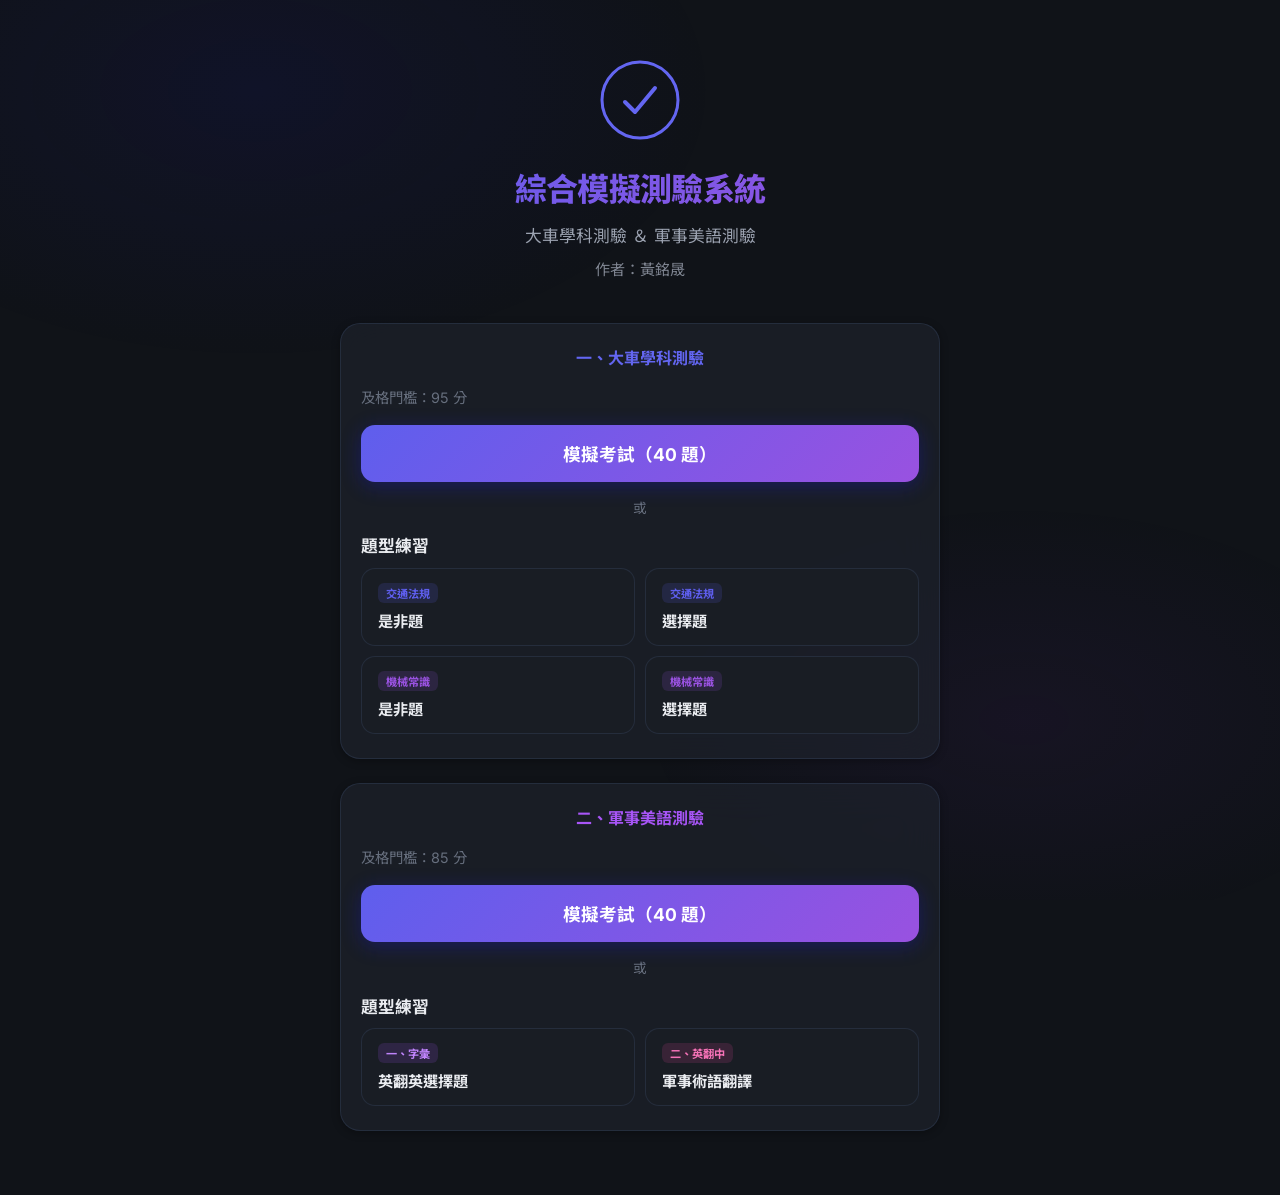
<file: index.html>
<!DOCTYPE html>
<html lang="zh-TW">
<head>
  <meta charset="UTF-8">
  <meta name="viewport" content="width=device-width, initial-scale=1.0">
  <meta http-equiv="Cache-Control" content="no-cache, no-store, must-revalidate">
  <meta http-equiv="Pragma" content="no-cache">
  <meta http-equiv="Expires" content="0">
  <meta name="description" content="大車學科與軍事美語測驗系統 - 提供模擬正式考試流程與單元題型練習">
  <title>綜合模擬測驗系統</title>
  <link rel="icon" href="data:image/svg+xml,%3Csvg xmlns='http://www.w3.org/2000/svg' viewBox='0 0 80 80'%3E%3Cdefs%3E%3ClinearGradient id='g' x1='0' y1='0' x2='80' y2='80'%3E%3Cstop stop-color='%236366f1'/%3E%3Cstop offset='1' stop-color='%23a855f7'/%3E%3C/linearGradient%3E%3C/defs%3E%3Ccircle cx='40' cy='40' r='38' fill='%23111827'/%3E%3Ccircle cx='40' cy='40' r='34' stroke='url(%23g)' stroke-width='4' fill='none'/%3E%3Cpath d='M25 42L35 52L55 28' stroke='url(%23g)' stroke-width='6' stroke-linecap='round' stroke-linejoin='round' fill='none'/%3E%3C/svg%3E">
  <meta name="theme-color" content="#0f1117">
  <link rel="preconnect" href="https://fonts.googleapis.com">
  <link rel="preconnect" href="https://fonts.gstatic.com" crossorigin>
  <link href="https://fonts.googleapis.com/css2?family=Inter:wght@400;500;600;700;800&family=Noto+Sans+TC:wght@400;500;600;700;800&display=swap" rel="stylesheet">
  <script>
    // 每次載入頁面都附加版本參數，避免手機快取舊版資源
    const assetVersion = Date.now();
    document.write(`<link rel="stylesheet" href="style.css?v=${assetVersion}">`);
  </script>
</head>
<body>
  <!-- ===== 首頁 ===== -->
  <section id="screen-home" class="screen active">
    <div class="home-container">
      <div class="home-hero">
        <div class="hero-icon">
          <svg viewBox="0 0 80 80" fill="none">
            <circle cx="40" cy="40" r="38" stroke="url(#grad1)" stroke-width="3"/>
            <path d="M25 42L35 52L55 28" stroke="url(#grad1)" stroke-width="4" stroke-linecap="round" stroke-linejoin="round"/>
            <defs><linearGradient id="grad1" x1="0" y1="0" x2="80" y2="80"><stop stop-color="#6366f1"/><stop offset="1" stop-color="#a855f7"/></linearGradient></defs>
          </svg>
        </div>
        <h1>綜合模擬測驗系統</h1>
        <p class="hero-subtitle">大車學科測驗 ＆ 軍事美語測驗<br><span style="font-size: 0.9em; opacity: 0.8; display: inline-block; margin-top: 8px;">作者：黃銘晟</span></p>
      </div>

      <div class="home-start glass-card">
        <h2 class="home-start-title" style="color: #6366f1;">一、大車學科測驗</h2>
        <div class="info-text" style="font-size: 0.9rem; color: var(--text-muted); margin-bottom: 1rem;">及格門檻：95 分</div>
        <button type="button" id="btn-simulation-traffic" class="btn-primary" disabled>
          <span class="btn-text">載入題庫中...</span>
          <span class="btn-spinner"></span>
        </button>
        <p class="home-start-divider">或</p>
        <div class="practice-mode-block">
          <h3 class="practice-mode-heading">題型練習</h3>
          <div class="practice-type-grid" id="practice-type-grid-traffic">
            <button type="button" class="btn-practice-type" data-practice-bank="trafficTF" disabled>
              <span class="btn-practice-badge badge-traffic">交通法規</span>
              <span class="btn-practice-label">是非題</span>
            </button>
            <button type="button" class="btn-practice-type" data-practice-bank="trafficMC" disabled>
              <span class="btn-practice-badge badge-traffic">交通法規</span>
              <span class="btn-practice-label">選擇題</span>
            </button>
            <button type="button" class="btn-practice-type" data-practice-bank="mechanicalTF" disabled>
              <span class="btn-practice-badge badge-mechanical">機械常識</span>
              <span class="btn-practice-label">是非題</span>
            </button>
            <button type="button" class="btn-practice-type" data-practice-bank="mechanicalMC" disabled>
              <span class="btn-practice-badge badge-mechanical">機械常識</span>
              <span class="btn-practice-label">選擇題</span>
            </button>
          </div>
        </div>
      </div>

      <div class="home-start glass-card" style="margin-top: 1.5rem;">
        <h2 class="home-start-title" style="color: #a855f7;">二、軍事美語測驗</h2>
        <div class="info-text" style="font-size: 0.9rem; color: var(--text-muted); margin-bottom: 1rem;">及格門檻：85 分</div>
        <button type="button" id="btn-simulation-army" class="btn-primary" disabled>
          <span class="btn-text">載入題庫中...</span>
          <span class="btn-spinner"></span>
        </button>
        <p class="home-start-divider">或</p>
        <div class="practice-mode-block">
          <h3 class="practice-mode-heading">題型練習</h3>
          <div class="practice-type-grid" id="practice-type-grid-army">
            <button type="button" class="btn-practice-type" data-practice-bank="vocabulary" disabled>
              <span class="btn-practice-badge badge-traffic" style="background: rgba(168, 85, 247, 0.15); color: #c084fc; border-color: rgba(168, 85, 247, 0.3);">一、字彙</span>
              <span class="btn-practice-label">英翻英選擇題</span>
            </button>
            <button type="button" class="btn-practice-type" data-practice-bank="translation" disabled>
              <span class="btn-practice-badge badge-mechanical" style="background: rgba(236, 72, 153, 0.15); color: #f472b6; border-color: rgba(236, 72, 153, 0.3);">二、英翻中</span>
              <span class="btn-practice-label">軍事術語翻譯</span>
            </button>
          </div>
        </div>
      </div>

    </div>
  </section>

  <!-- ===== 考試畫面 ===== -->
  <section id="screen-exam" class="screen">
    <div class="exam-container">
      <!-- 頂部狀態列 -->
      <div class="exam-header">
        <div class="exam-progress-info">
          <span id="exam-current-num">1</span>
          <span class="exam-separator">/</span>
          <span id="exam-total-num">40</span>
        </div>
        <div class="exam-progress-bar">
          <div id="exam-progress-fill" class="progress-fill"></div>
        </div>
        <div class="exam-header-actions">
          <button id="btn-flag" class="btn-icon" title="標記此題">
            <svg viewBox="0 0 24 24" fill="none" stroke="currentColor" stroke-width="2"><path d="M4 15s1-1 4-1 5 2 8 2 4-1 4-1V3s-1 1-4 1-5-2-8-2-4 1-4 1z"/><line x1="4" y1="22" x2="4" y2="15"/></svg>
          </button>
          <button id="btn-submit-exam" class="btn-submit-exam">交卷</button>
        </div>
      </div>

      <!-- 題目卡片 -->
      <div class="question-card glass-card">
        <div class="question-meta">
          <span id="question-category" class="question-category-badge">交通法規</span>
          <span id="question-type" class="question-type-badge">是非題</span>
          <span id="question-number" class="question-number-badge">第 1 題</span>
        </div>
        <p id="question-text" class="question-text"></p>
      </div>

      <!-- 選項區 -->
      <div id="options-container" class="options-container"></div>

      <!-- 導航列 -->
      <div class="exam-nav">
        <button id="btn-prev" class="btn-nav" disabled>
          <svg viewBox="0 0 24 24" fill="none" stroke="currentColor" stroke-width="2"><path d="M15 19l-7-7 7-7"/></svg>
          上一題
        </button>
        <div class="question-dots" id="question-dots"></div>
        <button id="btn-next" class="btn-nav">
          下一題
          <svg viewBox="0 0 24 24" fill="none" stroke="currentColor" stroke-width="2"><path d="M9 5l7 7-7 7"/></svg>
        </button>
      </div>
    </div>
  </section>

  <!-- ===== 交卷確認 Modal ===== -->
  <div id="modal-submit" class="modal-overlay">
    <div class="modal-content glass-card">
      <h2>確認交卷</h2>
      <p id="modal-submit-info"></p>
      <div class="modal-actions">
        <button id="btn-cancel-submit" class="btn-secondary">繼續作答</button>
        <button id="btn-confirm-submit" class="btn-primary btn-small">確認交卷</button>
      </div>
    </div>
  </div>

  <!-- ===== 結果畫面 ===== -->
  <section id="screen-result" class="screen">
    <div class="result-container">
      <div class="result-hero glass-card">
        <div id="result-icon" class="result-icon"></div>
        <div id="result-verdict" class="result-verdict"></div>
        <div class="result-score-display">
          <span id="result-score" class="result-score">0</span>
          <span class="result-score-unit">分</span>
        </div>
        <div class="result-details">
          <div class="result-detail-item">
            <span class="detail-label">答對</span>
            <span id="result-correct" class="detail-value correct">0</span>
          </div>
          <div class="result-detail-item">
            <span class="detail-label">答錯</span>
            <span id="result-wrong" class="detail-value wrong">0</span>
          </div>
          <div class="result-detail-item">
            <span class="detail-label">未作答</span>
            <span id="result-unanswered" class="detail-value unanswered">0</span>
          </div>
        </div>
      </div>

      <!-- 各題型正確率 -->
      <div class="result-breakdown glass-card">
        <h2>題型分析</h2>
        <div id="result-categories" class="category-bars"></div>
      </div>

      <!-- 逐題回顧 -->
      <div class="result-review glass-card">
        <h2>逐題回顧</h2>
        <div id="review-list" class="review-list"></div>
      </div>

      <div class="result-actions result-actions-row">
        <button type="button" id="btn-result-home" class="btn-secondary">返回首頁</button>
        <button type="button" id="btn-retry" class="btn-primary">重新測驗</button>
      </div>
    </div>
  </section>

  <script>
    document.write(`<script src="app.js?v=${assetVersion}"><\/script>`);
  </script>
</body>
</html>
</file>
<file: style.css>
/* ===== CSS Variables & Reset ===== */
:root {
  --bg-primary: hsl(220, 20%, 8%);
  --bg-secondary: hsl(220, 18%, 12%);
  --bg-card: hsla(220, 18%, 16%, 0.6);
  --bg-card-hover: hsla(220, 18%, 20%, 0.7);
  --border-glass: hsla(220, 30%, 40%, 0.25);
  --border-glow: hsla(240, 80%, 65%, 0.3);

  --text-primary: hsl(220, 15%, 93%);
  --text-secondary: hsl(220, 12%, 65%);
  --text-muted: hsl(220, 10%, 45%);

  --accent-1: hsl(240, 80%, 65%);
  --accent-2: hsl(270, 70%, 60%);
  --gradient-primary: linear-gradient(135deg, var(--accent-1), var(--accent-2));

  --color-correct: hsl(152, 60%, 48%);
  --color-correct-bg: hsla(152, 60%, 48%, 0.12);
  --color-wrong: hsl(0, 72%, 58%);
  --color-wrong-bg: hsla(0, 72%, 58%, 0.12);
  --color-warning: hsl(38, 90%, 55%);
  --color-warning-bg: hsla(38, 90%, 55%, 0.12);
  --color-flag: hsl(38, 90%, 55%);

  --radius-sm: 8px;
  --radius-md: 14px;
  --radius-lg: 20px;
  --radius-xl: 28px;

  --shadow-sm: 0 2px 8px hsla(0,0%,0%,0.3);
  --shadow-md: 0 8px 32px hsla(0,0%,0%,0.4);
  --shadow-lg: 0 16px 64px hsla(0,0%,0%,0.5);

  --font-sans: 'Inter', 'Noto Sans TC', system-ui, sans-serif;
  --transition: 0.25s cubic-bezier(0.4, 0, 0.2, 1);
}

*, *::before, *::after { box-sizing: border-box; margin: 0; padding: 0; }

html {
  font-size: 16px;
  scroll-behavior: smooth;
}

body {
  font-family: var(--font-sans);
  background: var(--bg-primary);
  color: var(--text-primary);
  min-height: 100vh;
  line-height: 1.6;
  -webkit-font-smoothing: antialiased;
  overflow-x: hidden;
}

body::before {
  content: '';
  position: fixed;
  inset: 0;
  background:
    radial-gradient(ellipse 60% 50% at 20% 10%, hsla(240, 80%, 50%, 0.08) 0%, transparent 60%),
    radial-gradient(ellipse 50% 40% at 80% 80%, hsla(270, 70%, 50%, 0.06) 0%, transparent 60%);
  pointer-events: none;
  z-index: 0;
  animation: ambientDrift 16s ease-in-out infinite alternate;
}

@keyframes ambientDrift {
  from { transform: translate(0, 0) scale(1); }
  to   { transform: translate(-2%, 2%) scale(1.05); }
}

/* ===== Scrollbar ===== */
::-webkit-scrollbar { width: 10px; height: 10px; }
::-webkit-scrollbar-track { background: transparent; }
::-webkit-scrollbar-thumb {
  background: hsla(220, 20%, 40%, 0.4);
  border-radius: 100px;
  border: 2px solid transparent;
  background-clip: padding-box;
}
::-webkit-scrollbar-thumb:hover { background: hsla(240, 60%, 60%, 0.5); background-clip: padding-box; }
html { scrollbar-color: hsla(220, 20%, 40%, 0.4) transparent; scrollbar-width: thin; }

/* ===== Focus visibility (keyboard nav) ===== */
button:focus-visible,
.option-btn:focus-visible {
  outline: 2px solid var(--accent-1);
  outline-offset: 2px;
}

/* ===== Utility ===== */
.glass-card {
  background: var(--bg-card);
  backdrop-filter: blur(20px);
  -webkit-backdrop-filter: blur(20px);
  border: 1px solid var(--border-glass);
  border-radius: var(--radius-lg);
  box-shadow: var(--shadow-sm);
  transition: var(--transition);
}
.home-start.glass-card:hover,
.result-hero.glass-card:hover,
.result-breakdown.glass-card:hover,
.result-review.glass-card:hover {
  border-color: var(--border-glow);
  box-shadow: var(--shadow-md);
}

.screen {
  display: none;
  position: relative;
  z-index: 1;
  min-height: 100vh;
  animation: fadeIn 0.4s ease;
}
.screen.active { display: block; }

@keyframes fadeIn {
  from { opacity: 0; transform: translateY(12px); }
  to   { opacity: 1; transform: translateY(0); }
}

@keyframes slideInRight {
  from { opacity: 0; transform: translateX(40px); }
  to   { opacity: 1; transform: translateX(0); }
}

@keyframes slideInLeft {
  from { opacity: 0; transform: translateX(-40px); }
  to   { opacity: 1; transform: translateX(0); }
}

@keyframes pulse {
  0%, 100% { transform: scale(1); }
  50% { transform: scale(1.05); }
}

@keyframes countUp {
  from { opacity: 0; transform: translateY(20px); }
  to   { opacity: 1; transform: translateY(0); }
}

@keyframes spin {
  to { transform: rotate(360deg); }
}

/* ===== Home Screen ===== */
.home-container {
  max-width: 640px;
  margin: 0 auto;
  padding: 60px 20px 40px;
}

.home-hero {
  text-align: center;
  margin-bottom: 40px;
}

.hero-icon {
  width: 80px;
  height: 80px;
  margin: 0 auto 24px;
  animation: pulse 3s ease-in-out infinite;
}

.home-hero h1 {
  font-size: 2rem;
  font-weight: 800;
  background: var(--gradient-primary);
  -webkit-background-clip: text;
  -webkit-text-fill-color: transparent;
  background-clip: text;
  margin-bottom: 8px;
  letter-spacing: -0.02em;
}

.hero-subtitle {
  color: var(--text-secondary);
  font-size: 1.05rem;
}

/* Info Cards */
.info-cards {
  display: grid;
  grid-template-columns: 1fr 1fr;
  gap: 12px;
  margin-bottom: 28px;
}

.info-card {
  display: flex;
  align-items: center;
  gap: 12px;
  padding: 16px;
  background: var(--bg-card);
  border: 1px solid var(--border-glass);
  border-radius: var(--radius-md);
  transition: var(--transition);
}
.info-card:hover {
  border-color: var(--border-glow);
  background: var(--bg-card-hover);
}

.info-card-icon {
  width: 36px;
  height: 36px;
  flex-shrink: 0;
  color: var(--accent-1);
}
.info-card-icon svg { width: 100%; height: 100%; }

.info-card-content {
  display: flex;
  flex-direction: column;
}
.info-card-label {
  font-size: 0.75rem;
  color: var(--text-muted);
  text-transform: uppercase;
  letter-spacing: 0.05em;
}
.info-card-value {
  font-size: 1.1rem;
  font-weight: 700;
  color: var(--text-primary);
}

/* Exam Structure */
.exam-structure {
  padding: 24px;
  margin-bottom: 32px;
}
.exam-structure h2 {
  font-size: 1rem;
  color: var(--text-secondary);
  margin-bottom: 16px;
  font-weight: 600;
}

.structure-grid {
  display: flex;
  flex-direction: column;
  gap: 10px;
}

.structure-item {
  display: flex;
  align-items: center;
  gap: 12px;
  padding: 10px 14px;
  background: hsla(220, 18%, 14%, 0.5);
  border-radius: var(--radius-sm);
}

.structure-badge {
  font-size: 0.75rem;
  font-weight: 600;
  padding: 3px 10px;
  border-radius: 100px;
}
.badge-traffic {
  background: hsla(240, 80%, 65%, 0.15);
  color: var(--accent-1);
}
.badge-mechanical {
  background: hsla(270, 70%, 60%, 0.15);
  color: var(--accent-2);
}

.structure-type {
  flex: 1;
  color: var(--text-secondary);
  font-size: 0.9rem;
}
.structure-count {
  font-weight: 700;
  font-size: 0.95rem;
}

/* 首頁：模式選擇 */
.home-start {
  padding: 22px 20px 24px;
  margin-bottom: 24px;
}
.home-start-title {
  font-size: 1rem;
  font-weight: 700;
  margin-bottom: 14px;
  color: var(--text-secondary);
  text-align: center;
}
.home-start-divider {
  text-align: center;
  font-size: 0.85rem;
  color: var(--text-muted);
  margin: 16px 0 14px;
}
.practice-mode-block {
  text-align: left;
}
.practice-mode-heading {
  font-size: 1.05rem;
  font-weight: 700;
  margin-bottom: 8px;
  color: var(--text-primary);
}
.practice-mode-desc {
  font-size: 0.88rem;
  color: var(--text-secondary);
  line-height: 1.55;
  margin-bottom: 16px;
}
.practice-type-grid {
  display: grid;
  grid-template-columns: 1fr 1fr;
  gap: 10px;
}
.btn-practice-type {
  display: flex;
  flex-direction: column;
  align-items: flex-start;
  gap: 6px;
  padding: 14px 16px;
  background: var(--bg-secondary);
  border: 1px solid var(--border-glass);
  border-radius: var(--radius-md);
  color: var(--text-primary);
  font-family: var(--font-sans);
  font-size: 0.95rem;
  font-weight: 600;
  cursor: pointer;
  transition: var(--transition);
  text-align: left;
}
.btn-practice-type:hover:not(:disabled) {
  border-color: var(--border-glow);
  background: var(--bg-card-hover);
  transform: translateY(-2px);
  box-shadow: var(--shadow-sm);
}
.btn-practice-type:active:not(:disabled) { transform: translateY(0) scale(0.98); }
.btn-practice-type:disabled {
  opacity: 0.5;
  cursor: not-allowed;
}
.btn-practice-badge {
  display: inline-block;
  font-size: 0.7rem;
  font-weight: 700;
  padding: 2px 8px;
  border-radius: 6px;
  text-transform: none;
}
.btn-practice-label {
  font-size: 0.95rem;
  font-weight: 700;
}

/* Buttons */
.btn-primary {
  display: flex;
  align-items: center;
  justify-content: center;
  gap: 8px;
  width: 100%;
  padding: 16px 32px;
  background: var(--gradient-primary);
  color: white;
  border: none;
  border-radius: var(--radius-md);
  font-family: var(--font-sans);
  font-size: 1.1rem;
  font-weight: 700;
  cursor: pointer;
  transition: var(--transition);
  box-shadow: 0 4px 20px hsla(240, 80%, 50%, 0.3);
  position: relative;
  overflow: hidden;
}
.btn-primary:hover:not(:disabled) {
  transform: translateY(-2px);
  box-shadow: 0 8px 30px hsla(240, 80%, 50%, 0.4);
}
.btn-primary:active:not(:disabled) { transform: translateY(0); }
.btn-primary:disabled {
  opacity: 0.6;
  cursor: not-allowed;
}
.btn-primary.btn-small {
  width: auto;
  padding: 12px 28px;
  font-size: 0.95rem;
}

.btn-spinner {
  display: none;
  width: 20px;
  height: 20px;
  border: 2px solid hsla(0,0%,100%,0.3);
  border-top-color: white;
  border-radius: 50%;
  animation: spin 0.6s linear infinite;
}
.btn-primary:disabled .btn-spinner { display: block; }

.btn-secondary {
  padding: 12px 28px;
  background: var(--bg-card);
  color: var(--text-primary);
  border: 1px solid var(--border-glass);
  border-radius: var(--radius-md);
  font-family: var(--font-sans);
  font-size: 0.95rem;
  font-weight: 600;
  cursor: pointer;
  transition: var(--transition);
}
.btn-secondary:hover {
  background: var(--bg-card-hover);
  border-color: var(--border-glow);
}
.btn-secondary:active { transform: scale(0.98); }

/* ===== Exam Screen ===== */
.exam-container {
  max-width: 720px;
  margin: 0 auto;
  padding: 20px 20px 40px;
}

.exam-header {
  display: flex;
  align-items: center;
  gap: 16px;
  margin-bottom: 24px;
  flex-wrap: wrap;
}

.exam-progress-info {
  font-size: 0.95rem;
  font-weight: 700;
  white-space: nowrap;
  min-width: 60px;
}
#exam-current-num { color: var(--accent-1); font-size: 1.2rem; }
.exam-separator { color: var(--text-muted); margin: 0 2px; }
#exam-total-num { color: var(--text-muted); }

.exam-progress-bar {
  flex: 1;
  height: 6px;
  background: hsla(220, 18%, 20%, 0.8);
  border-radius: 100px;
  overflow: hidden;
  min-width: 100px;
}
.progress-fill {
  height: 100%;
  background: var(--gradient-primary);
  border-radius: 100px;
  transition: width 0.4s ease;
  width: 0%;
}

.exam-header-actions {
  display: flex;
  gap: 8px;
  align-items: center;
}

.btn-icon {
  width: 40px;
  height: 40px;
  display: flex;
  align-items: center;
  justify-content: center;
  background: var(--bg-card);
  border: 1px solid var(--border-glass);
  border-radius: var(--radius-sm);
  color: var(--text-secondary);
  cursor: pointer;
  transition: var(--transition);
}
.btn-icon svg { width: 20px; height: 20px; }
.btn-icon:hover {
  color: var(--text-primary);
  border-color: var(--border-glow);
}
.btn-icon:active { transform: scale(0.92); }
.btn-icon.flagged {
  color: var(--color-flag);
  border-color: var(--color-flag);
  background: var(--color-warning-bg);
}

.btn-submit-exam {
  padding: 8px 20px;
  background: hsla(0, 72%, 58%, 0.15);
  color: var(--color-wrong);
  border: 1px solid hsla(0, 72%, 58%, 0.3);
  border-radius: var(--radius-sm);
  font-family: var(--font-sans);
  font-size: 0.85rem;
  font-weight: 600;
  cursor: pointer;
  transition: var(--transition);
}
.btn-submit-exam:hover {
  background: hsla(0, 72%, 58%, 0.25);
}

/* Question Card */
.question-card {
  padding: 28px;
  margin-bottom: 20px;
}

.question-meta {
  display: flex;
  gap: 8px;
  flex-wrap: wrap;
  margin-bottom: 16px;
}

.question-category-badge,
.question-type-badge,
.question-number-badge {
  font-size: 0.75rem;
  font-weight: 600;
  padding: 4px 12px;
  border-radius: 100px;
}
.question-category-badge {
  background: hsla(240, 80%, 65%, 0.12);
  color: var(--accent-1);
}
.question-category-badge.mechanical {
  background: hsla(270, 70%, 60%, 0.12);
  color: var(--accent-2);
}
.question-type-badge {
  background: hsla(220, 18%, 25%, 0.5);
  color: var(--text-secondary);
}
.question-number-badge {
  background: hsla(220, 18%, 25%, 0.5);
  color: var(--text-muted);
  margin-left: auto;
}

.question-text {
  font-size: 1.12rem;
  line-height: 1.8;
  font-weight: 500;
}

/* Options */
.options-container {
  display: flex;
  flex-direction: column;
  gap: 10px;
  margin-bottom: 24px;
}

.option-btn {
  display: flex;
  align-items: center;
  gap: 14px;
  width: 100%;
  padding: 16px 20px;
  background: var(--bg-card);
  border: 1.5px solid var(--border-glass);
  border-radius: var(--radius-md);
  color: var(--text-primary);
  font-family: var(--font-sans);
  font-size: 1rem;
  line-height: 1.6;
  text-align: left;
  cursor: pointer;
  transition: var(--transition);
}
.option-btn:hover {
  border-color: var(--border-glow);
  background: var(--bg-card-hover);
  transform: translateX(4px);
}
.option-btn:active:not(:disabled) { transform: translateX(4px) scale(0.99); }

.option-btn.selected {
  border-color: var(--accent-1);
  background: hsla(240, 80%, 65%, 0.1);
  box-shadow: 0 0 0 1px var(--accent-1);
}

.option-label {
  display: flex;
  align-items: center;
  justify-content: center;
  width: 32px;
  height: 32px;
  border-radius: 50%;
  background: hsla(220, 18%, 25%, 0.6);
  font-weight: 700;
  font-size: 0.85rem;
  flex-shrink: 0;
  transition: var(--transition);
}
.option-btn.selected .option-label {
  background: var(--accent-1);
  color: white;
}

.option-btn.option-reveal-correct {
  border-color: var(--color-correct);
  background: var(--color-correct-bg);
  box-shadow: 0 0 0 1px var(--color-correct);
}
.option-btn.option-reveal-wrong {
  border-color: var(--color-wrong);
  background: var(--color-wrong-bg);
  box-shadow: 0 0 0 1px var(--color-wrong);
}
.option-btn.option-reveal-neutral {
  opacity: 0.42;
}
.option-btn:disabled {
  cursor: default;
  opacity: 1;
}
.option-btn.option-reveal-neutral:disabled {
  opacity: 0.42;
}

.option-text { flex: 1; }

/* 練習模式：作答後回饋 */
.practice-feedback {
  margin-bottom: 20px;
  padding: 14px 18px;
  border-radius: var(--radius-md);
  font-size: 1rem;
  font-weight: 600;
  line-height: 1.5;
}
.practice-feedback--correct {
  background: var(--color-correct-bg);
  border: 1px solid var(--color-correct);
  color: var(--color-correct);
}
.practice-feedback--wrong {
  background: var(--color-wrong-bg);
  border: 1px solid var(--color-wrong);
  color: hsl(0, 65%, 72%);
}

/* Navigation */
.exam-nav {
  display: flex;
  align-items: center;
  justify-content: space-between;
  gap: 12px;
}

.btn-nav {
  display: flex;
  align-items: center;
  gap: 6px;
  padding: 10px 20px;
  background: var(--bg-card);
  border: 1px solid var(--border-glass);
  border-radius: var(--radius-md);
  color: var(--text-primary);
  font-family: var(--font-sans);
  font-size: 0.9rem;
  font-weight: 600;
  cursor: pointer;
  transition: var(--transition);
  white-space: nowrap;
}
.btn-nav svg { width: 18px; height: 18px; }
.btn-nav:hover:not(:disabled) {
  border-color: var(--border-glow);
  background: var(--bg-card-hover);
}
.btn-nav:active:not(:disabled) { transform: scale(0.97); }
.btn-nav:disabled {
  opacity: 0.35;
  cursor: not-allowed;
}

.question-dots {
  display: flex;
  flex-wrap: wrap;
  gap: 5px;
  justify-content: center;
  flex: 1;
  max-width: 360px;
}

.exam-nav--no-dots .question-dots {
  display: none;
}
.exam-nav--no-dots {
  justify-content: space-between;
}
.exam-nav--no-dots .btn-nav {
  flex: 0 0 auto;
}

.q-dot {
  width: 10px;
  height: 10px;
  border-radius: 50%;
  background: hsla(220, 18%, 25%, 0.8);
  border: none;
  cursor: pointer;
  transition: var(--transition);
  padding: 0;
}
.q-dot:hover { background: hsla(220, 18%, 40%, 0.8); }
.q-dot.current {
  background: var(--accent-1);
  box-shadow: 0 0 8px var(--accent-1);
  transform: scale(1.3);
}
.q-dot.answered { background: hsla(240, 60%, 55%, 0.5); }
.q-dot.flagged {
  background: var(--color-flag);
  box-shadow: 0 0 6px var(--color-flag);
}

/* ===== Modal ===== */
.modal-overlay {
  display: none;
  position: fixed;
  inset: 0;
  background: hsla(0,0%,0%,0.6);
  backdrop-filter: blur(8px);
  z-index: 100;
  align-items: center;
  justify-content: center;
  padding: 20px;
}
.modal-overlay.active { display: flex; }

.modal-content {
  max-width: 420px;
  width: 100%;
  padding: 32px;
  text-align: center;
}
.modal-content h2 {
  font-size: 1.3rem;
  margin-bottom: 12px;
}
.modal-content p {
  color: var(--text-secondary);
  margin-bottom: 24px;
  line-height: 1.7;
}

.modal-actions {
  display: flex;
  gap: 12px;
  justify-content: center;
}

/* ===== Result Screen ===== */
.result-container {
  max-width: 720px;
  margin: 0 auto;
  padding: 40px 20px;
}

.result-hero {
  padding: 40px 28px;
  text-align: center;
  margin-bottom: 24px;
}

.result-icon {
  width: 80px;
  height: 80px;
  margin: 0 auto 16px;
  border-radius: 50%;
  display: flex;
  align-items: center;
  justify-content: center;
  font-size: 2.5rem;
}
.result-icon.pass {
  background: var(--color-correct-bg);
  border: 2px solid var(--color-correct);
}
.result-icon.fail {
  background: var(--color-wrong-bg);
  border: 2px solid var(--color-wrong);
}
.result-icon.practice {
  background: hsla(240, 80%, 65%, 0.12);
  border: 2px solid var(--accent-1);
  color: var(--accent-1);
}

.result-verdict {
  font-size: 1.4rem;
  font-weight: 800;
  margin-bottom: 8px;
}
.result-verdict.pass { color: var(--color-correct); }
.result-verdict.fail { color: var(--color-wrong); }
.result-verdict.practice {
  color: var(--accent-1);
}

.result-score-display {
  margin-bottom: 28px;
  animation: countUp 0.6s ease;
}
.result-score {
  font-size: 4rem;
  font-weight: 800;
  background: var(--gradient-primary);
  -webkit-background-clip: text;
  -webkit-text-fill-color: transparent;
  background-clip: text;
}
.result-score-unit {
  font-size: 1.4rem;
  color: var(--text-secondary);
  margin-left: 4px;
}

.result-details {
  display: flex;
  justify-content: center;
  gap: 32px;
}
.result-detail-item {
  display: flex;
  flex-direction: column;
  align-items: center;
}
.detail-label {
  font-size: 0.8rem;
  color: var(--text-muted);
  margin-bottom: 4px;
}
.detail-value {
  font-size: 1.5rem;
  font-weight: 700;
}
.detail-value.correct { color: var(--color-correct); }
.detail-value.wrong   { color: var(--color-wrong); }
.detail-value.unanswered { color: var(--color-warning); }

/* Category Bars */
.result-breakdown {
  padding: 28px;
  margin-bottom: 24px;
}
.result-breakdown h2,
.result-review h2 {
  font-size: 1.1rem;
  margin-bottom: 20px;
  font-weight: 700;
}

.category-bars {
  display: flex;
  flex-direction: column;
  gap: 16px;
}

.cat-bar-item {
  display: flex;
  flex-direction: column;
  gap: 6px;
}
.cat-bar-label {
  display: flex;
  justify-content: space-between;
  font-size: 0.88rem;
}
.cat-bar-name { color: var(--text-secondary); }
.cat-bar-value { font-weight: 700; }

.cat-bar-track {
  height: 8px;
  background: hsla(220, 18%, 20%, 0.8);
  border-radius: 100px;
  overflow: hidden;
}
.cat-bar-fill {
  height: 100%;
  border-radius: 100px;
  transition: width 1s ease;
  background: var(--gradient-primary);
}
.cat-bar-fill.low { background: var(--color-wrong); }

/* Review List */
.result-review {
  padding: 28px;
  margin-bottom: 24px;
}

.review-list {
  display: flex;
  flex-direction: column;
  gap: 10px;
}

.review-item {
  padding: 16px;
  border-radius: var(--radius-md);
  background: hsla(220, 18%, 14%, 0.5);
  border-left: 4px solid var(--color-correct);
  transition: var(--transition);
}
.review-item.wrong-answer { border-left-color: var(--color-wrong); }
.review-item.unanswered-answer { border-left-color: var(--color-warning); }

.review-item-header {
  display: flex;
  align-items: center;
  gap: 8px;
  margin-bottom: 8px;
  flex-wrap: wrap;
}

.review-num {
  font-weight: 700;
  font-size: 0.85rem;
  color: var(--text-muted);
}
.review-result-badge {
  font-size: 0.72rem;
  font-weight: 700;
  padding: 2px 10px;
  border-radius: 100px;
}
.review-result-badge.correct {
  background: var(--color-correct-bg);
  color: var(--color-correct);
}
.review-result-badge.wrong {
  background: var(--color-wrong-bg);
  color: var(--color-wrong);
}
.review-result-badge.unanswered {
  background: var(--color-warning-bg);
  color: var(--color-warning);
}

.review-question {
  font-size: 0.95rem;
  line-height: 1.7;
  margin-bottom: 8px;
}

.review-answers {
  font-size: 0.85rem;
  color: var(--text-secondary);
  display: flex;
  flex-direction: column;
  gap: 3px;
}
.review-answers .correct-ans { color: var(--color-correct); }
.review-answers .user-ans { color: var(--color-wrong); }

.review-explanation {
  margin-top: 8px;
  font-size: 0.83rem;
  color: var(--text-muted);
  padding: 8px 12px;
  background: hsla(220, 18%, 18%, 0.5);
  border-radius: var(--radius-sm);
}

.result-actions {
  text-align: center;
}
.result-actions-row {
  display: flex;
  flex-wrap: wrap;
  align-items: center;
  justify-content: center;
  gap: 12px;
}
.result-actions-row .btn-secondary,
.result-actions-row .btn-primary {
  min-width: 140px;
}
.result-actions .btn-primary {
  max-width: 320px;
  margin: 0 auto;
}
.result-actions-row .btn-primary {
  max-width: none;
  margin: 0;
}

/* ===== Question Image ===== */
#question-image-container {
  display: flex;
  justify-content: center;
  align-items: center;
  margin: 20px 0;
  padding: 16px;
  background: hsla(220, 18%, 10%, 0.4);
  border: 1px solid var(--border-glass);
  border-radius: var(--radius-md);
}

.question-sign-img {
  max-width: 220px;
  max-height: 220px;
  width: auto;
  height: auto;
  object-fit: contain;
  border-radius: var(--radius-sm);
  filter: drop-shadow(0 4px 12px hsla(0,0%,0%,0.4));
  transition: transform 0.2s ease;
}

.question-sign-img:hover {
  transform: scale(1.05);
}

/* ===== Review Image ===== */
.review-sign-img-wrap {
  display: flex;
  justify-content: center;
  margin: 8px 0;
}

.review-sign-img {
  max-width: 120px;
  max-height: 120px;
  width: auto;
  height: auto;
  object-fit: contain;
  border-radius: 6px;
  opacity: 0.9;
}

/* ===== Responsive ===== */
@media (max-width: 768px) {
  .home-hero h1 { font-size: 1.6rem; }
  .info-cards { grid-template-columns: 1fr; }
  .question-dots { display: none; }
  .result-score { font-size: 3rem; }
  .result-details { gap: 20px; }
  .question-sign-img { max-width: 180px; max-height: 180px; }
}
</file>
